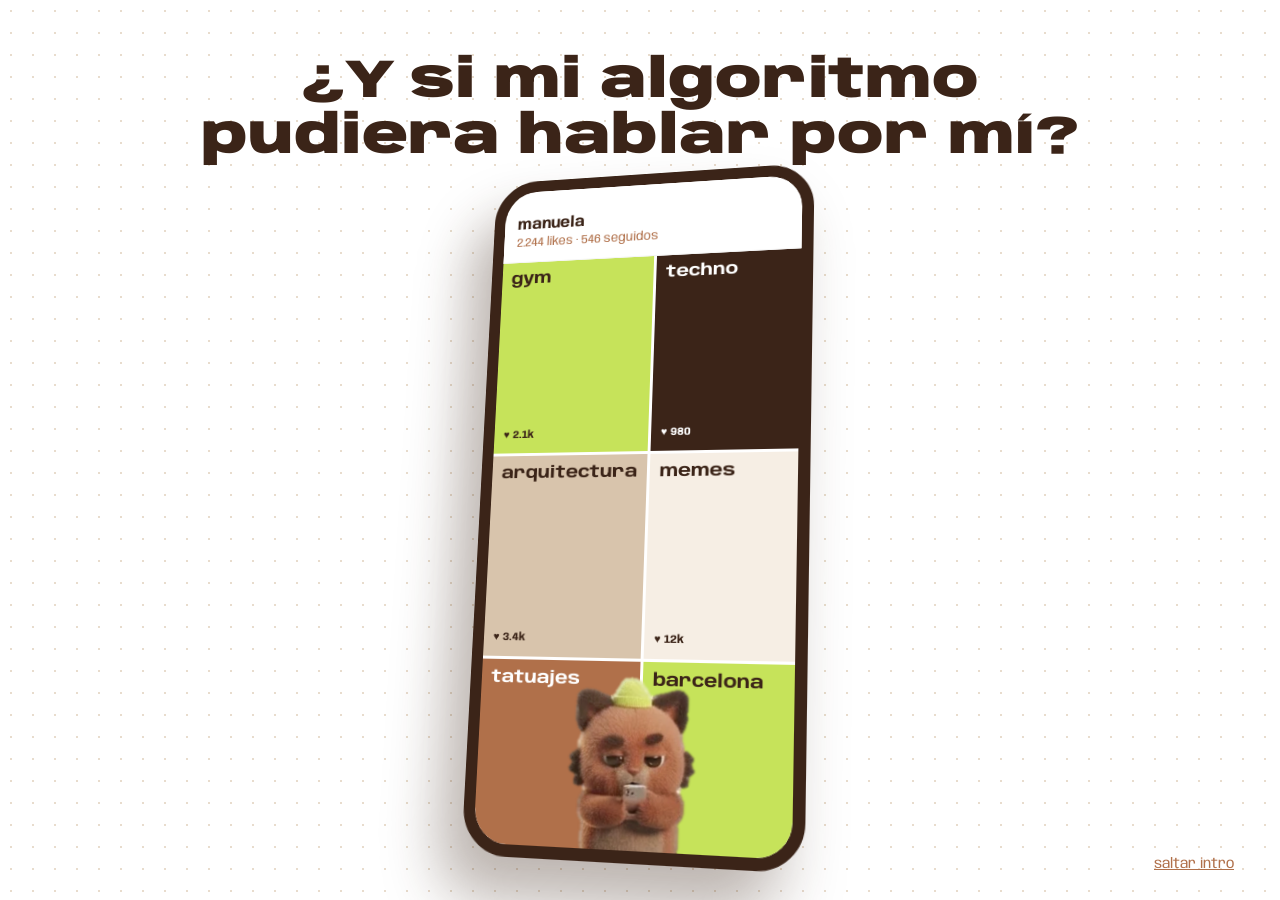
<file: index.html>
<!DOCTYPE html>
<html lang="es">
<head>
  <meta charset="UTF-8">
  <meta name="viewport" content="width=device-width, initial-scale=1">
  <title>Algo · ¿Y si mi algoritmo pudiera hablar por mí?</title>
  <meta name="description" content="Algo es mi algoritmo de Instagram hecho peluche. Se escapa del móvil, habla contigo y te enseña su habitación.">
  <link rel="preconnect" href="https://fonts.googleapis.com">
  <link rel="preconnect" href="https://fonts.gstatic.com" crossorigin>
  <link href="https://fonts.googleapis.com/css2?family=Anybody:wdth,wght@50..150,400..900&display=swap" rel="stylesheet">
  <link rel="stylesheet" href="style.css?v=6">
</head>
<body data-escena="entrada">

  <!-- Barra fija (aparece cuando Algo ya ha salido del móvil) -->
  <header class="barra">
    <a class="logo" href="#entrada">manuela<b>.</b><span>TadeoParrado</span></a>
    <nav>
      <a href="#hablar" data-ir="hablar">Habla con Algo</a>
      <a href="#habitacion" data-ir="habitacion">Visita a Algo</a>
      <a href="memoria.html">La investigación</a>
      <a href="https://github.com/manuelatadeoparrado/ejercicio1" target="_blank" rel="noopener">El proceso ↗</a>
    </nav>
  </header>

  <!-- =========================================================
       ESCENA 1 · ALGO SE ESCAPA DEL MÓVIL
       ========================================================= -->
  <section class="escena entrada" id="entrada">
    <p class="entrada-titulo">¿Y si mi algoritmo<br>pudiera hablar por mí?</p>

    <div class="movil-escenario">
      <div class="movil" id="movil">
        <div class="movil-pantalla">
          <div class="ig-cabecera"><b>manuela</b><span>2.244 likes · 546 seguidos</span></div>
          <div class="feed" id="feed"></div>
          <div class="grietas" id="grietas" aria-hidden="true">
            <svg viewBox="0 0 300 600" preserveAspectRatio="none"><path d="M150 300 L60 120 M150 300 L250 90 M150 300 L40 420 M150 300 L270 470 M150 300 L170 560 M150 300 L120 40 M95 210 L40 230 M210 190 L280 210 M100 360 L30 330 M205 390 L260 360"/></svg>
          </div>
        </div>
        <div class="algo-dentro" id="algo-dentro"><span class="cuerpo"><span class="sombra"></span><img src="img/pose-1.png" alt=""><span class="parpado izq"></span><span class="parpado der"></span><span class="brillo"></span></span></div>
      </div>
      <div class="algo-fuera" id="algo-fuera"><span class="cuerpo"><span class="sombra"></span><img src="img/pose-1.png" alt="Algo, un peluche marrón con gorrito verde lima"><span class="parpado izq"></span><span class="parpado der"></span><span class="brillo"></span></span></div>
      <p class="globo" id="globo-entrada" hidden></p>
    </div>

    <div class="puertas" id="puertas" hidden>
      <p class="puertas-intro">Soy Algo, el algoritmo de Instagram de Manuela. ¿Qué hacemos?</p>
      <div class="puertas-botones">
        <a class="puerta puerta-lima" href="#hablar" data-ir="hablar"><span>01</span>Habla con Algo<small>pregúntale lo que quieras</small></a>
        <a class="puerta" href="#habitacion" data-ir="habitacion"><span>02</span>Visita a Algo<small>entra en su habitación</small></a>
      </div>
    </div>

    <button class="saltar" id="saltar" type="button">saltar intro</button>
  </section>

  <!-- =========================================================
       ESCENA 2 · HABLA CON ALGO (solo tú y él)
       ========================================================= -->
  <section class="escena hablar" id="hablar">

    <!-- Lo que Algo cree que eres (cinta de arriba) -->
    <div class="cinta" id="cinta" hidden><span>Algo cree que eres:</span><b id="cinta-texto"></b></div>

    <div class="hablar-algo" id="hablar-algo">
      <span class="cuerpo"><span class="sombra"></span><img id="algo-hablar" src="img/pose-1.png" alt="Algo"><span class="parpado izq"></span><span class="parpado der"></span><span class="brillo"></span></span>
    </div>

    <div class="conversacion" id="conversacion" aria-live="polite">
      <p class="pregunta-grande" id="pregunta-grande"></p>
      <p class="respuesta-grande" id="respuesta-grande"></p>
      <div class="voces" id="voces"></div>
    </div>

    <!-- Consentimiento: ¿aceptas que Algo aprenda de ti? -->
    <div class="permiso" id="permiso">
      <p class="permiso-titulo">Antes de hablar: ¿aceptas que Algo aprenda de ti?</p>
      <p>Se va a fijar en lo que preguntas para sacar conclusiones sobre ti, como hace Instagram. No se guarda ni se envía nada: todo se queda en tu navegador y se borra al cerrar.</p>
      <div class="permiso-botones">
        <button type="button" class="boton" data-permiso="si">Sí, que aprenda</button>
        <button type="button" class="boton boton-borde" data-permiso="no">No, solo hablar</button>
      </div>
    </div>

    <div class="preguntar" id="preguntar" hidden>
      <div class="rapidas" id="rapidas"></div>
      <form class="escribir" id="form">
        <label class="oculto" for="entrada-texto">Pregúntale algo a Algo</label>
        <input id="entrada-texto" type="text" placeholder="pregúntale lo que quieras…" autocomplete="off" maxlength="100">
        <button type="submit">→</button>
      </form>
    </div>

    <!-- Resultado: lo que Algo cree que eres + ¿es real? -->
    <!-- Test sobre el visitante: ahora Algo te pregunta a ti -->
    <div class="test" id="test" hidden>
      <p class="etiqueta">Ahora te toca a ti</p>
      <p class="test-pregunta" id="test-pregunta"></p>
      <div class="test-opciones" id="test-opciones"></div>
      <p class="test-paso" id="test-paso"></p>
    </div>

    <div class="resultado" id="resultado" hidden>
      <p class="etiqueta">Algo ha terminado de aprender de ti</p>
      <h2 id="resultado-frase"></h2>
      <p>¿Es real? Márcalo tú.</p>
      <ul class="grafica" id="grafica"></ul>
      <div class="resultado-pie">
        <p class="pista-cuaderno">Algo lo ha apuntado todo sobre ti en su cuaderno. <b>Lo ha escondido en su habitación. Encuéntralo.</b></p>
        <a class="boton" href="#habitacion" data-ir="habitacion">Visitar a Algo →</a>
      </div>
    </div>

    <!-- Si no dejó que Algo aprenda -->
    <div class="resultado" id="resultado-no" hidden>
      <p class="etiqueta">Fin de la conversación</p>
      <h2>Algo ya no tiene más que decir. Lo que sabe de mí cabe en 2.244 likes.</h2>
      <div class="resultado-pie">
        <p class="pista-cuaderno">Aún puedes visitar su habitación y ver lo que Instagram no ve.</p>
        <a class="boton" href="#habitacion" data-ir="habitacion">Visitar a Algo →</a>
      </div>
    </div>
  </section>

  <!-- =========================================================
       ESCENA 3 · LA HABITACIÓN DE ALGO
       ========================================================= -->
  <section class="escena habitacion" id="habitacion">
    <div class="habitacion-cabecera">
      <div>
        <p class="etiqueta">La habitación de Algo</p>
        <p class="habitacion-ayuda">Toca las cosas. Algo irá a verlas y te contará qué son.</p>
      </div>
      <button class="interruptor" id="interruptor" type="button" aria-pressed="false">
        <span class="interruptor-algoritmo">modo algoritmo</span>
        <span class="interruptor-bola"></span>
        <span class="interruptor-real">modo real</span>
      </button>
    </div>

    <div class="cuarto" id="cuarto">
      <img class="cuarto-img img-algoritmo" id="img-algoritmo" src="img/habitacion-algoritmo.png" alt="" hidden>
      <img class="cuarto-img img-real" id="img-real" src="img/habitacion-real.png" alt="" hidden>
      <div class="cuarto-dibujo" id="cuarto-dibujo" aria-hidden="true"><div class="pared-i"></div><div class="pared-d"></div><div class="suelo"></div></div>
      <div class="objetos" id="objetos"></div>
      <div class="algo-cuarto" id="algo-cuarto"><span class="cuerpo"><span class="sombra"></span><img src="img/pose-1.png" alt="Algo"><span class="parpado izq"></span><span class="parpado der"></span><span class="brillo"></span></span></div>
      <p class="globo globo-cuarto" id="globo-cuarto" hidden></p>
    </div>

    <p class="voz-real" id="voz-real" hidden></p>
  </section>

  <!-- El cuaderno de apuntes de Algo -->
  <div class="cuaderno" id="cuaderno" hidden>
    <div class="cuaderno-hoja">
      <button class="cerrar" id="cerrar-cuaderno" type="button" aria-label="Cerrar el cuaderno">×</button>
      <p class="etiqueta">Cuaderno de apuntes de Algo</p>
      <div id="cuaderno-contenido"></div>
      <hr>
      <p class="cuaderno-manuela">Y de Manuela, lo que apunté con 2.244 likes: gym, techno, arquitectura, compradora activa, viajera frecuente, no le gustan los perros.</p>
      <p class="cuaderno-final">Ni mi algoritmo ni yo sabemos del todo quién soy.<br><b>¿Y el tuyo, qué dice de ti?</b></p>
      <div class="cuaderno-botones">
        <a class="boton" href="#hablar" data-ir="hablar" data-reiniciar="1">Volver a hablar con Algo</a>
        <a class="boton boton-borde" href="memoria.html">Ver la investigación</a>
      </div>
    </div>
  </div>

  <script src="respuestas.js?v=6"></script>
  <script src="script.js?v=6"></script>
</body>
</html>
</file>
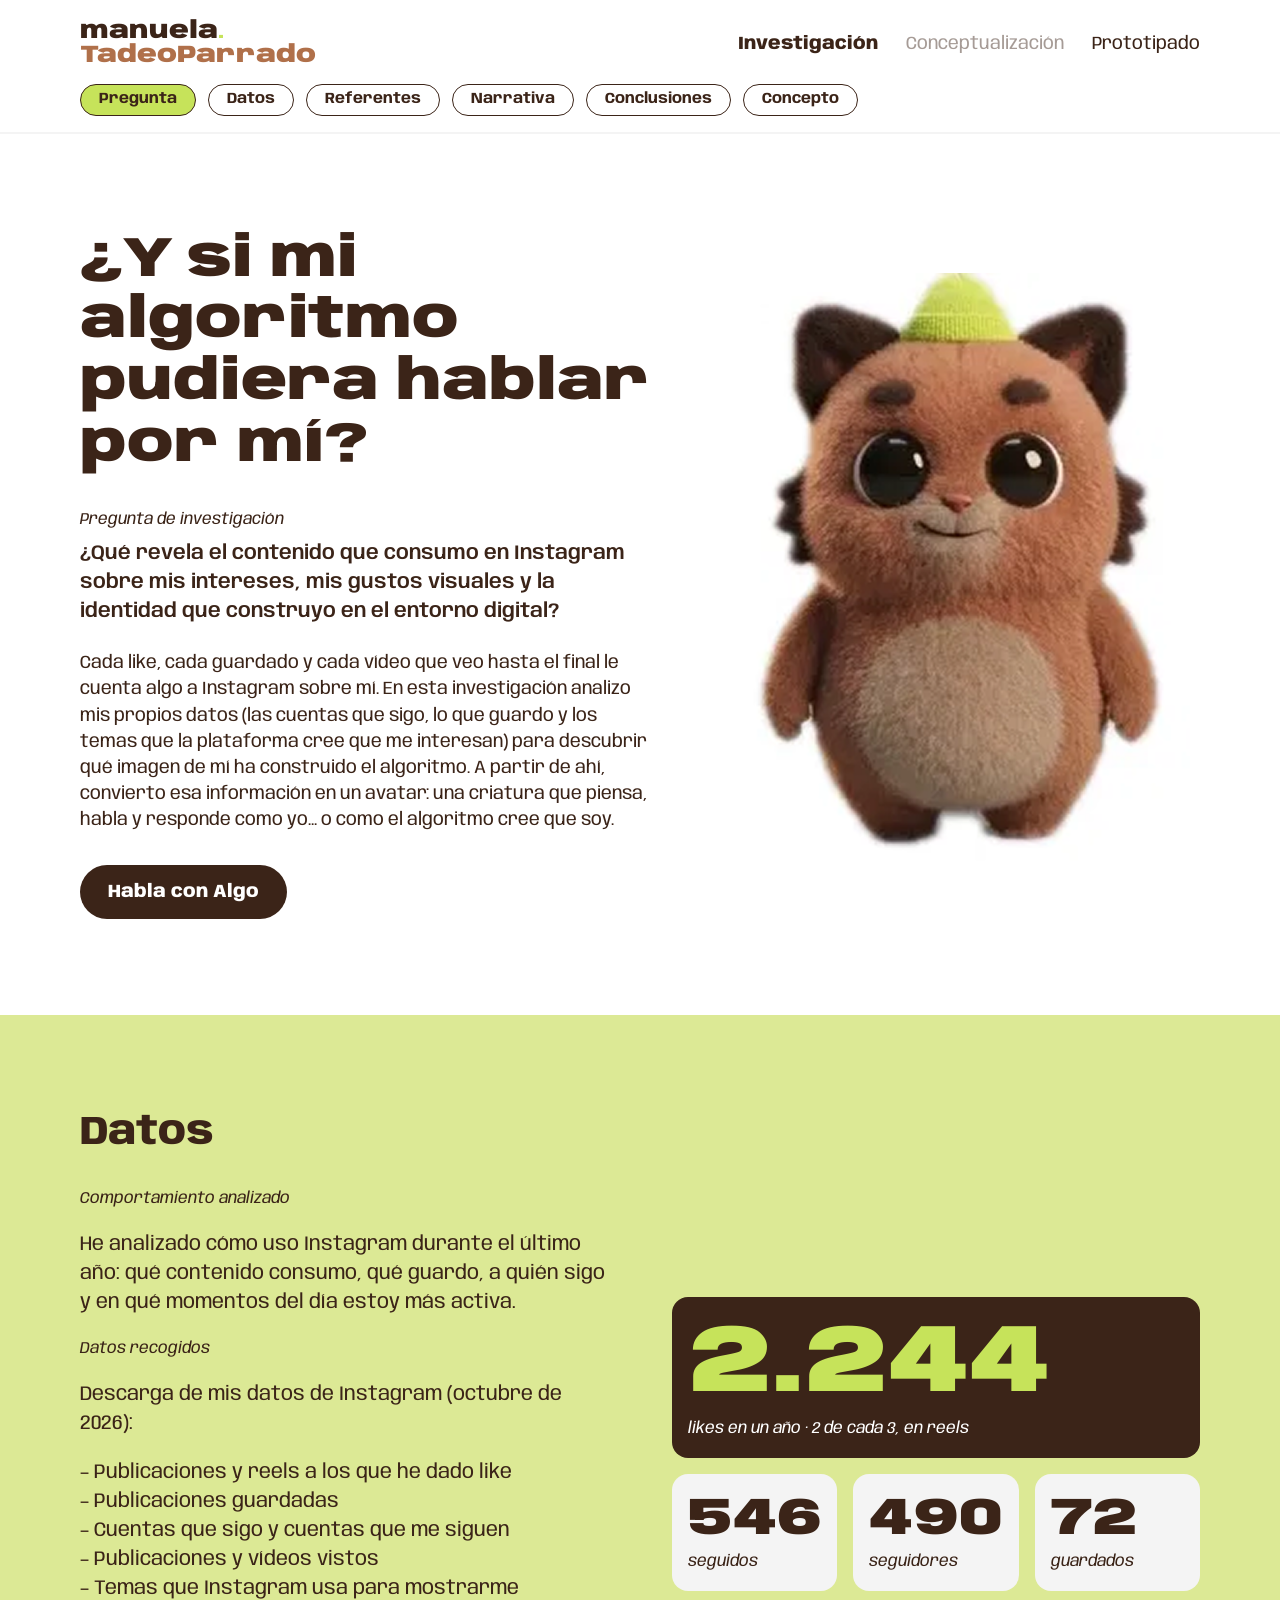
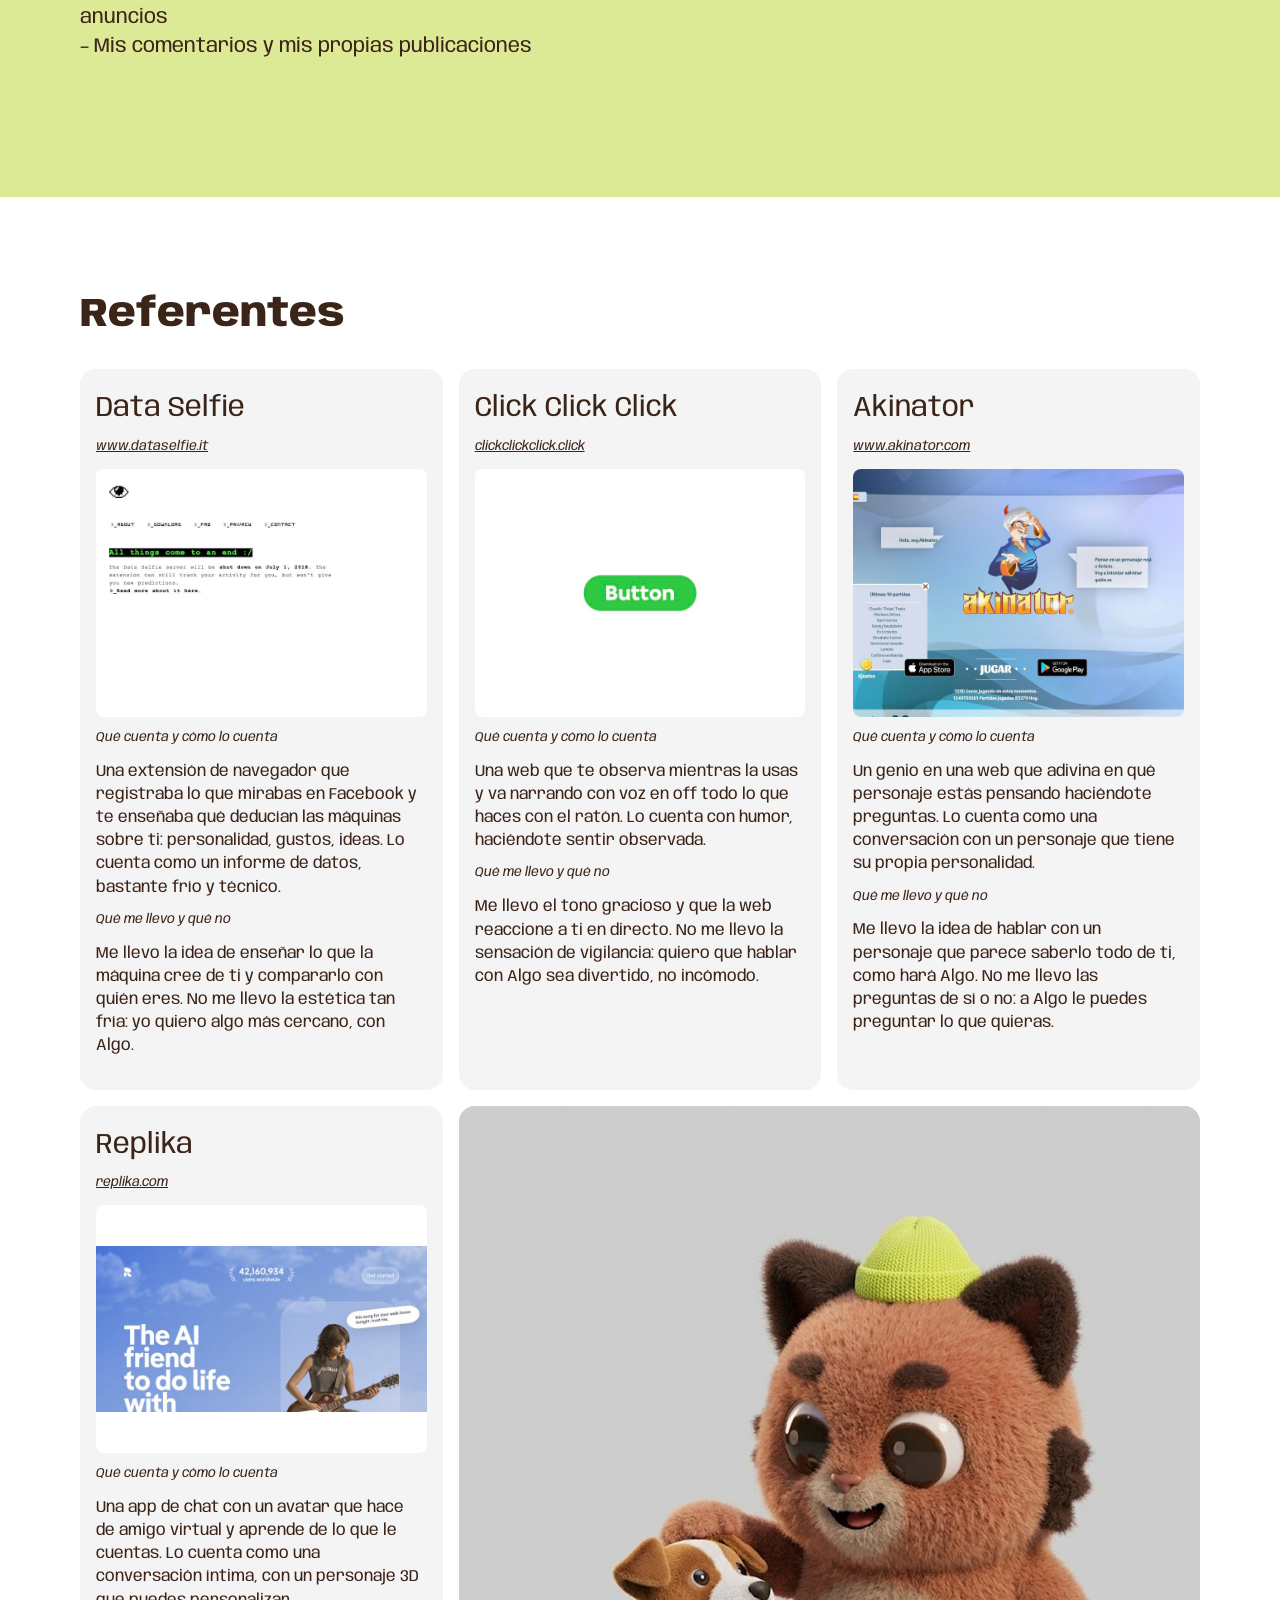
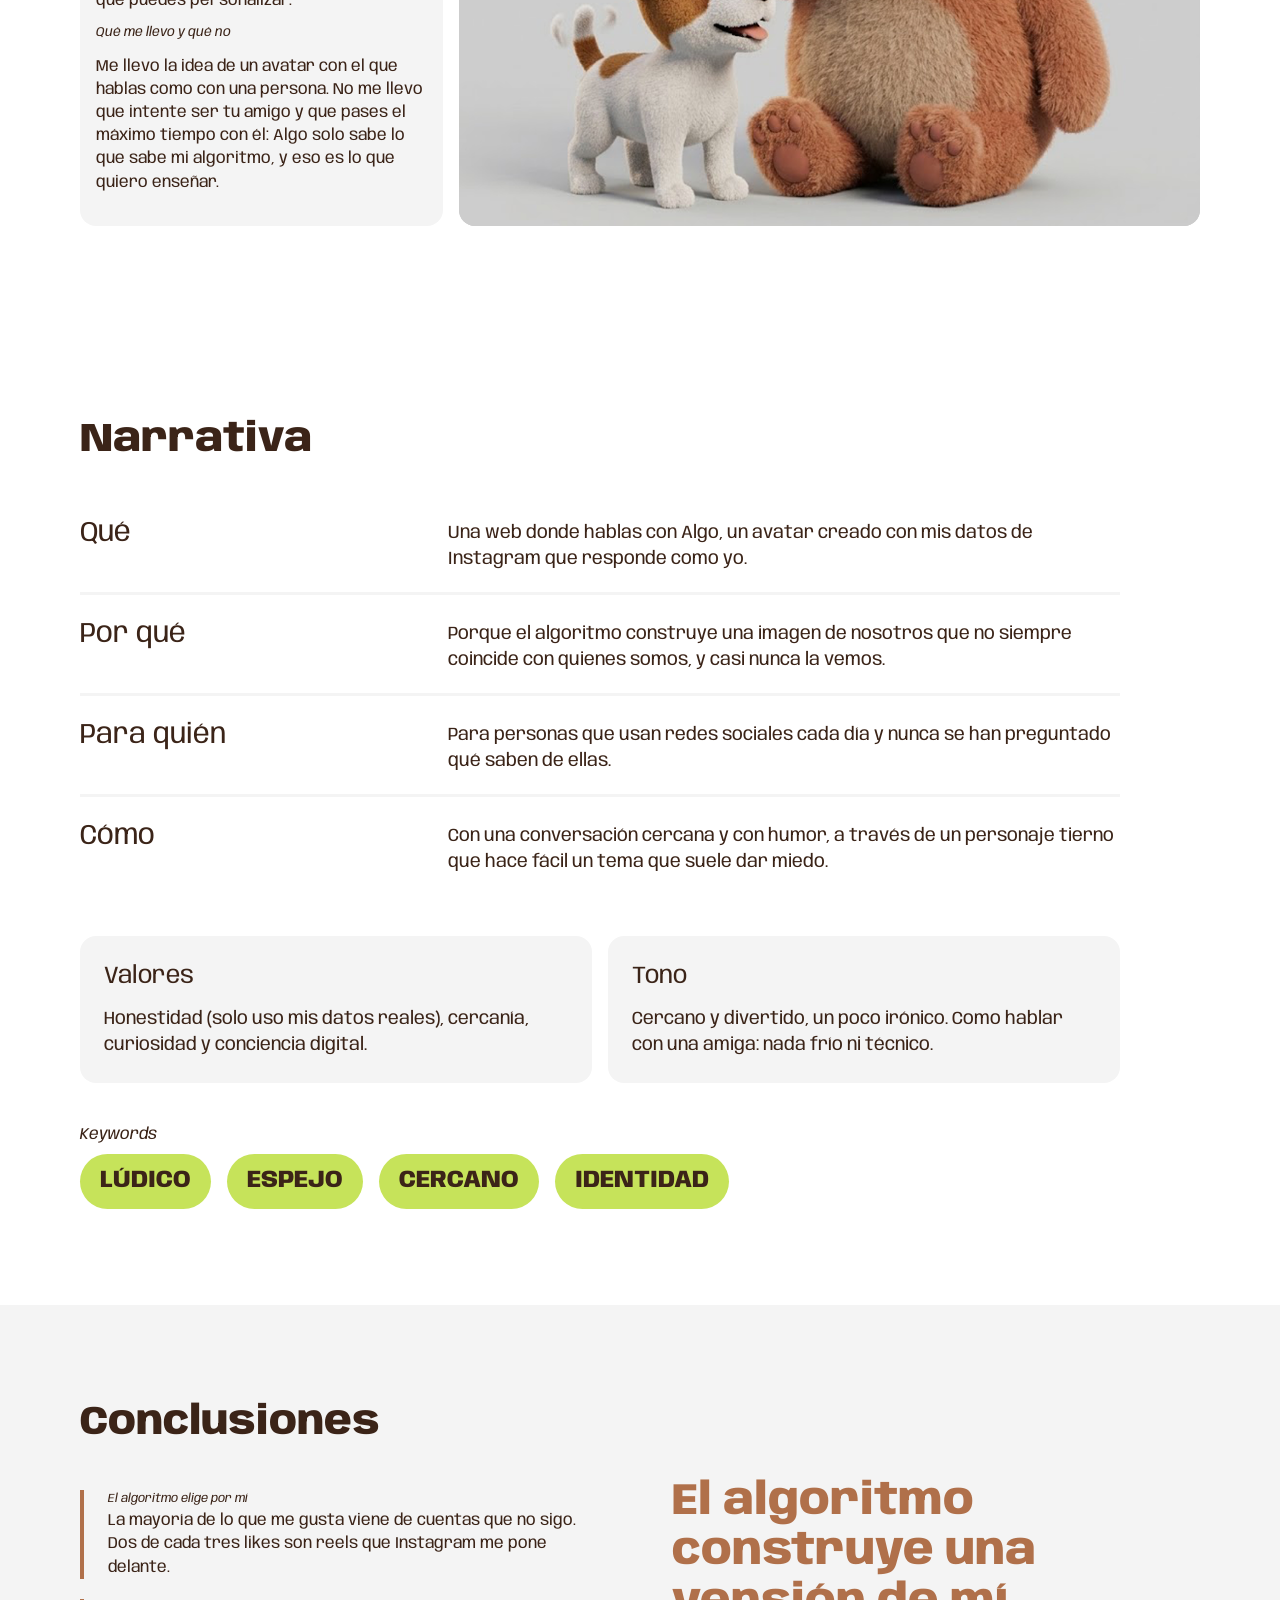
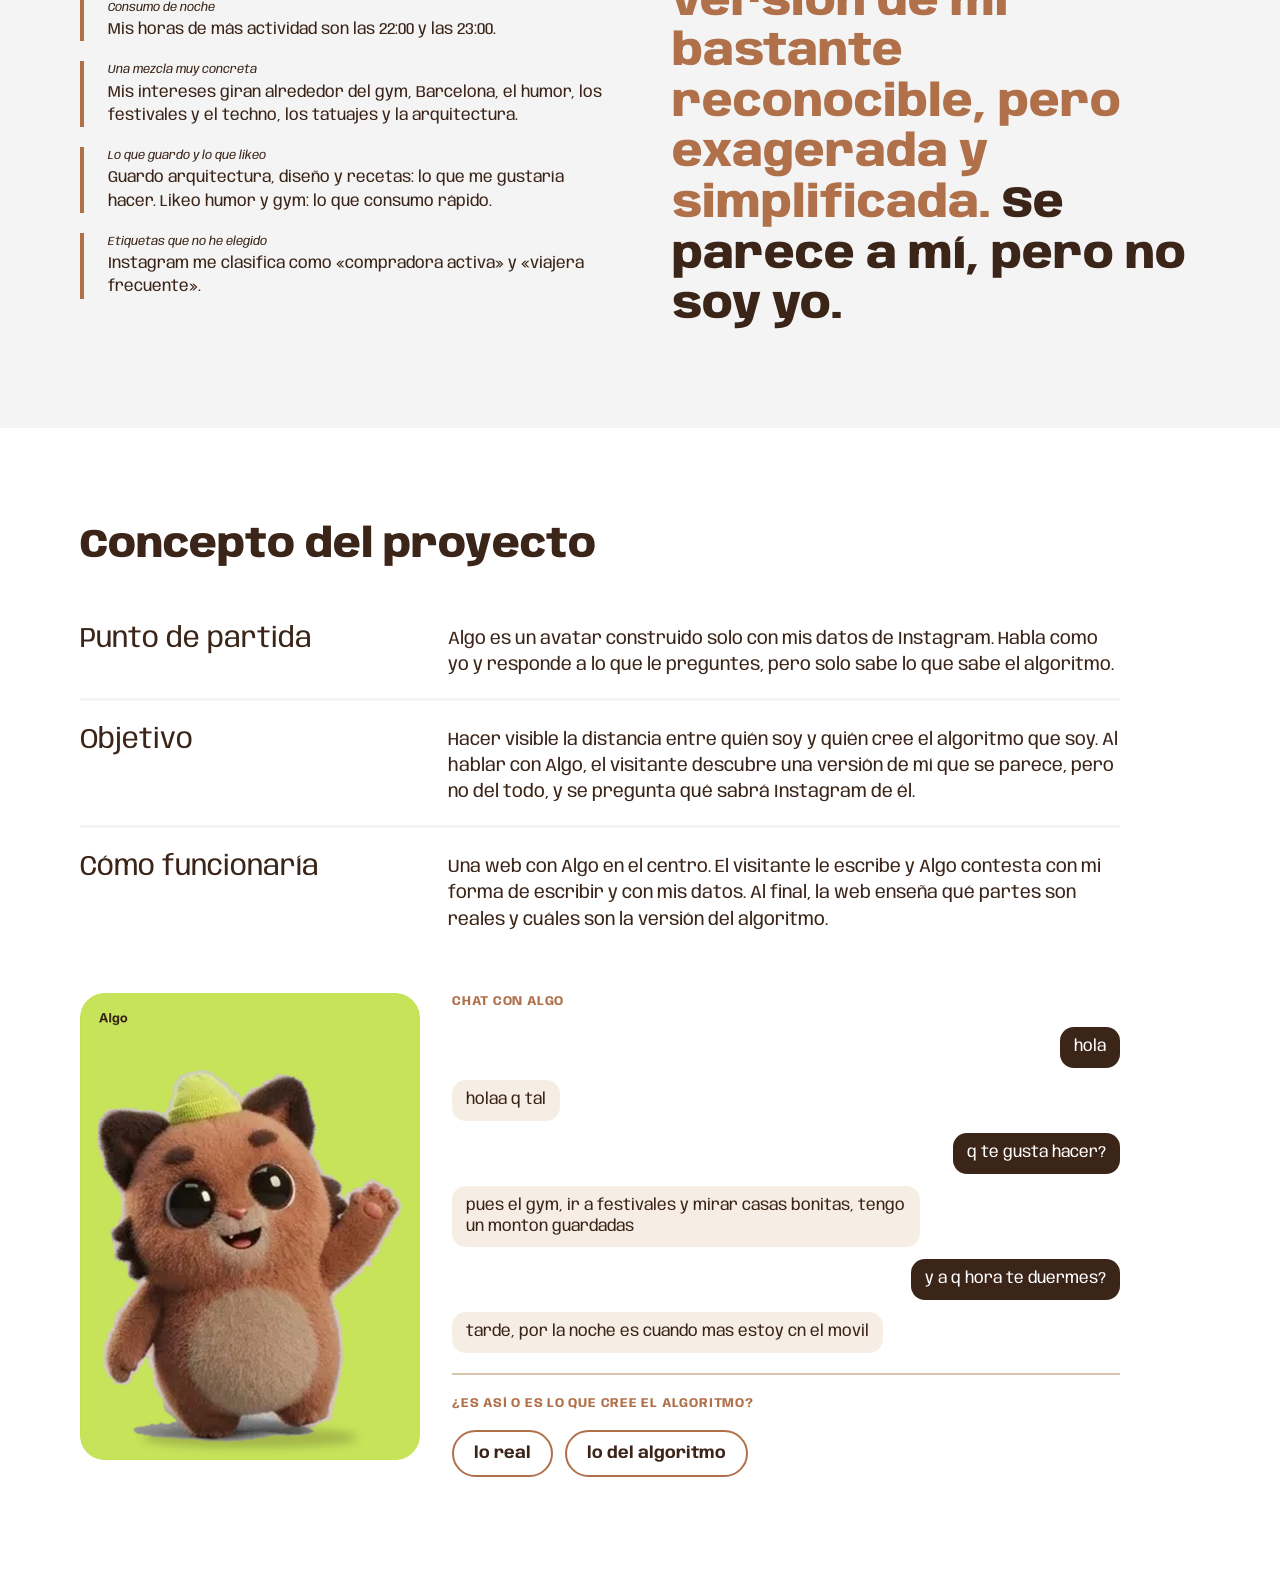
<file: memoria.html>
<!DOCTYPE html>
<html lang="es">
<head>
  <meta charset="UTF-8">
  <meta name="viewport" content="width=device-width, initial-scale=1">
  <title>La investigación · ¿Y si mi algoritmo pudiera hablar por mí?</title>
  <link rel="preconnect" href="https://fonts.googleapis.com">
  <link rel="preconnect" href="https://fonts.gstatic.com" crossorigin>
  <link href="https://fonts.googleapis.com/css2?family=Anybody:wdth,wght@50..150,400..900&display=swap" rel="stylesheet">
  <link rel="stylesheet" href="memoria.css">
</head>
<body id="arriba">

  <!-- MENÚ FIJO -->
  <header class="menu">
    <div class="menu-arriba">
      <a class="logo" href="#arriba" aria-label="Ir al inicio">manuela<b>.</b><span>TadeoParrado</span></a>
      <nav class="menu-secciones" aria-label="Partes del proyecto">
        <a class="activa" href="#home">Investigación</a>
        <span class="pronto" title="Próximamente">Conceptualización</span>
        <a href="index.html">Prototipado</a>
      </nav>
    </div>
    <nav class="pildoras" aria-label="Apartados de la investigación">
      <a href="#home" class="actual">Pregunta</a>
      <a href="#datos">Datos</a>
      <a href="#referentes">Referentes</a>
      <a href="#narrativa">Narrativa</a>
      <a href="#conclusiones">Conclusiones</a>
      <a href="#concepto">Concepto</a>
    </nav>
  </header>

  <!-- SCROLL 1 · HOME -->
  <section class="scroll home" id="home">
    <h1>¿Y si mi algoritmo pudiera hablar por mí?</h1>
    <div class="home-texto">
      <p class="etiqueta">Pregunta de investigación</p>
      <p class="pregunta">¿Qué revela el contenido que consumo en Instagram sobre mis intereses, mis gustos visuales y la identidad que construyo en el entorno digital?</p>
      <p class="intro">Cada like, cada guardado y cada vídeo que veo hasta el final le cuenta algo a Instagram sobre mí. En esta investigación analizo mis propios datos (las cuentas que sigo, lo que guardo y los temas que la plataforma cree que me interesan) para descubrir qué imagen de mí ha construido el algoritmo. A partir de ahí, convierto esa información en un avatar: una criatura que piensa, habla y responde como yo… o como el algoritmo cree que soy.</p>
      <a class="boton" href="#chat">Habla con Algo</a>
    </div>
    <img class="home-algo" src="img/algo-home.png" alt="Algo, un peluche marrón con gorrito verde lima">
  </section>

  <!-- SCROLL 2 · DATOS -->
  <section class="banda banda-lima" id="datos">
    <div class="scroll datos">
      <h2>Datos</h2>
      <div class="datos-texto">
        <p class="etiqueta">Comportamiento analizado</p>
        <p>He analizado cómo uso Instagram durante el último año: qué contenido consumo, qué guardo, a quién sigo y en qué momentos del día estoy más activa.</p>
        <p class="etiqueta">Datos recogidos</p>
        <p>Descarga de mis datos de Instagram (octubre de 2026):</p>
        <ul>
          <li>Publicaciones y reels a los que he dado like</li>
          <li>Publicaciones guardadas</li>
          <li>Cuentas que sigo y cuentas que me siguen</li>
          <li>Publicaciones y vídeos vistos</li>
          <li>Temas que Instagram usa para mostrarme anuncios</li>
          <li>Mis comentarios y mis propias publicaciones</li>
        </ul>
      </div>
      <div class="cifras">
        <div class="cifra cifra-grande"><strong>2.244</strong><span>likes en un año · 2 de cada 3, en reels</span></div>
        <div class="cifra"><strong>546</strong><span>seguidos</span></div>
        <div class="cifra"><strong>490</strong><span>seguidores</span></div>
        <div class="cifra"><strong>72</strong><span>guardados</span></div>
      </div>
    </div>
  </section>

  <!-- SCROLL 3 · REFERENTES -->
  <section class="scroll referentes" id="referentes">
    <h2>Referentes</h2>
    <div class="refs">
        <article class="ref">
          <h3>Data Selfie</h3>
          <a href="https://dataselfie.it" target="_blank" rel="noopener">www.dataselfie.it</a>
          <img src="img/ref-dataselfie.jpg" alt="Captura de la web de Data Selfie">
          <p class="etiqueta">Qué cuenta y cómo lo cuenta</p>
          <p>Una extensión de navegador que registraba lo que mirabas en Facebook y te enseñaba qué deducían las máquinas sobre ti: personalidad, gustos, ideas. Lo cuenta como un informe de datos, bastante frío y técnico.</p>
          <p class="etiqueta">Qué me llevo y qué no</p>
          <p>Me llevo la idea de enseñar lo que la máquina cree de ti y compararlo con quién eres. No me llevo la estética tan fría: yo quiero algo más cercano, con Algo.</p>
        </article>
        <article class="ref">
          <h3>Click Click Click</h3>
          <a href="https://clickclickclick.click" target="_blank" rel="noopener">clickclickclick.click</a>
          <img src="img/ref-clickclickclick.jpg" alt="Captura de la web de Click Click Click">
          <p class="etiqueta">Qué cuenta y cómo lo cuenta</p>
          <p>Una web que te observa mientras la usas y va narrando con voz en off todo lo que haces con el ratón. Lo cuenta con humor, haciéndote sentir observada.</p>
          <p class="etiqueta">Qué me llevo y qué no</p>
          <p>Me llevo el tono gracioso y que la web reaccione a ti en directo. No me llevo la sensación de vigilancia: quiero que hablar con Algo sea divertido, no incómodo.</p>
        </article>
        <article class="ref">
          <h3>Akinator</h3>
          <a href="https://es.akinator.com" target="_blank" rel="noopener">www.akinator.com</a>
          <img src="img/ref-akinator.jpg" alt="Captura de la web de Akinator">
          <p class="etiqueta">Qué cuenta y cómo lo cuenta</p>
          <p>Un genio en una web que adivina en qué personaje estás pensando haciéndote preguntas. Lo cuenta como una conversación con un personaje que tiene su propia personalidad.</p>
          <p class="etiqueta">Qué me llevo y qué no</p>
          <p>Me llevo la idea de hablar con un personaje que parece saberlo todo de ti, como hará Algo. No me llevo las preguntas de sí o no: a Algo le puedes preguntar lo que quieras.</p>
        </article>
        <article class="ref">
          <h3>Replika</h3>
          <a href="https://replika.com" target="_blank" rel="noopener">replika.com</a>
          <img class="izq" src="img/ref-replika.jpg" alt="Captura de la web de Replika">
          <p class="etiqueta">Qué cuenta y cómo lo cuenta</p>
          <p>Una app de chat con un avatar que hace de amigo virtual y aprende de lo que le cuentas. Lo cuenta como una conversación íntima, con un personaje 3D que puedes personalizar.</p>
          <p class="etiqueta">Qué me llevo y qué no</p>
          <p>Me llevo la idea de un avatar con el que hablas como con una persona. No me llevo que intente ser tu amigo y que pases el máximo tiempo con él: Algo solo sabe lo que sabe mi algoritmo, y eso es lo que quiero enseñar.</p>
        </article>
      <div class="refs-algo"><img src="img/algo-perro.png" alt="Algo sentado con un Jack Russell"></div>
    </div>
  </section>

  <!-- SCROLL 4 · NARRATIVA -->
  <section class="scroll narrativa" id="narrativa">
    <h2>Narrativa</h2>
    <div class="tabla">
      <div class="fila"><h3>Qué</h3><p>Una web donde hablas con Algo, un avatar creado con mis datos de Instagram que responde como yo.</p></div>
      <div class="fila"><h3>Por qué</h3><p>Porque el algoritmo construye una imagen de nosotros que no siempre coincide con quienes somos, y casi nunca la vemos.</p></div>
      <div class="fila"><h3>Para quién</h3><p>Para personas que usan redes sociales cada día y nunca se han preguntado qué saben de ellas.</p></div>
      <div class="fila"><h3>Cómo</h3><p>Con una conversación cercana y con humor, a través de un personaje tierno que hace fácil un tema que suele dar miedo.</p></div>
    </div>
    <div class="cajas">
      <div class="caja"><h3>Valores</h3><p>Honestidad (solo uso mis datos reales), cercanía, curiosidad y conciencia digital.</p></div>
      <div class="caja"><h3>Tono</h3><p>Cercano y divertido, un poco irónico. Como hablar con una amiga: nada frío ni técnico.</p></div>
    </div>
    <p class="etiqueta">Keywords</p>
    <ul class="keywords">
      <li>Lúdico</li><li>Espejo</li><li>Cercano</li><li>Identidad</li>
    </ul>
  </section>

  <!-- SCROLL 5 · CONCLUSIONES -->
  <section class="banda banda-gris" id="conclusiones">
    <div class="scroll conclusiones">
      <h2>Conclusiones</h2>
      <ul class="lista-conclusiones">
        <li><p class="etiqueta">El algoritmo elige por mí</p><p>La mayoría de lo que me gusta viene de cuentas que no sigo. Dos de cada tres likes son reels que Instagram me pone delante.</p></li>
        <li><p class="etiqueta">Consumo de noche</p><p>Mis horas de más actividad son las 22:00 y las 23:00.</p></li>
        <li><p class="etiqueta">Una mezcla muy concreta</p><p>Mis intereses giran alrededor del gym, Barcelona, el humor, los festivales y el techno, los tatuajes y la arquitectura.</p></li>
        <li><p class="etiqueta">Lo que guardo y lo que likeo</p><p>Guardo arquitectura, diseño y recetas: lo que me gustaría hacer. Likeo humor y gym: lo que consumo rápido.</p></li>
        <li><p class="etiqueta">Etiquetas que no he elegido</p><p>Instagram me clasifica como «compradora activa» y «viajera frecuente».</p></li>
      </ul>
      <p class="frase-final">El algoritmo construye una versión de mí bastante reconocible, pero exagerada y simplificada. <em>Se parece a mí, pero no soy yo.</em></p>
    </div>
  </section>

  <!-- SCROLL 6 · CONCEPTO -->
  <section class="scroll concepto" id="concepto">
    <h2>Concepto del proyecto</h2>
    <div class="tabla">
      <div class="fila"><h3>Punto de partida</h3><p>Algo es un avatar construido solo con mis datos de Instagram. Habla como yo y responde a lo que le preguntes, pero solo sabe lo que sabe el algoritmo.</p></div>
      <div class="fila"><h3>Objetivo</h3><p>Hacer visible la distancia entre quién soy y quién cree el algoritmo que soy. Al hablar con Algo, el visitante descubre una versión de mí que se parece, pero no del todo, y se pregunta qué sabrá Instagram de él.</p></div>
      <div class="fila"><h3>Cómo funcionaría</h3><p>Una web con Algo en el centro. El visitante le escribe y Algo contesta con mi forma de escribir y con mis datos. Al final, la web enseña qué partes son reales y cuáles son la versión del algoritmo.</p></div>
    </div>
    <div class="chat-bloque" id="chat">
      <img class="chat-algo" src="img/algo-saludo.png" alt="Algo saludando con la mano">
      <div class="chat">
        <p class="chat-titulo">Chat con Algo</p>
        <div class="mensajes">
          <p class="msg yo">hola</p>
          <p class="msg algo">holaa q tal</p>
          <p class="msg yo">q te gusta hacer?</p>
          <p class="msg algo">pues el gym, ir a festivales y mirar casas bonitas, tengo un monton guardadas</p>
          <p class="msg yo">y a q hora te duermes?</p>
          <p class="msg algo">tarde, por la noche es cuando mas estoy cn el movil</p>
        </div>
        <p class="chat-titulo">¿Es así o es lo que cree el algoritmo?</p>
        <div class="votos">
          <button class="voto" type="button" aria-pressed="false">lo real</button>
          <button class="voto" type="button" aria-pressed="false">lo del algoritmo</button>
        </div>
        <p class="voto-nota" hidden></p>
      </div>
    </div>
  </section>

  <script src="memoria.js"></script>
</body>
</html>
</file>
<file: style.css>
/* =============================================================
   ALGO · la web final
   Colores y tipografía: STYLE-TILE.png (manda sobre todo lo demás)
   ============================================================= */
:root {
  --fondo: #FFFFFF;
  --texto: #3B2418;
  --acento: #C6E35A;
  --secundario: #B0704A;
  --apoyo: #D8C4AC;
  --crema: #F6EEE4;
  --gris: #F4F4F4;
  --margen: 40px;
}
* { box-sizing: border-box; }
html, body { margin: 0; }
body {
  background: var(--fondo);
  color: var(--texto);
  font-family: "Anybody", sans-serif;
  font-size: 18px;
  line-height: 1.4;
  overflow-x: hidden;
}
img { display: block; max-width: 100%; }
.oculto { position: absolute; width: 1px; height: 1px; overflow: hidden; clip: rect(0 0 0 0); }
.etiqueta { margin: 0 0 8px; font-size: 13px; font-weight: 700; letter-spacing: .12em; text-transform: uppercase; color: var(--secundario); }
[hidden] { display: none !important; }

/* ---------- escenas: solo se ve una ---------- */
.escena { display: none; min-height: 100vh; position: relative; }
body[data-escena="entrada"] #entrada,
body[data-escena="hablar"] #hablar,
body[data-escena="habitacion"] #habitacion { display: block; animation: aparecer .5s ease; }
@keyframes aparecer { from { opacity: 0; } }

/* ---------- barra ---------- */
.barra {
  position: fixed; top: 0; left: 0; right: 0; z-index: 40;
  display: flex; justify-content: space-between; align-items: center;
  padding: 14px var(--margen);
  background: rgba(255,255,255,.55);
  -webkit-backdrop-filter: blur(14px); backdrop-filter: blur(14px);
  transform: translateY(-110%); transition: transform .5s;
}
body.fuera .barra { transform: none; }
.logo { color: var(--texto); text-decoration: none; font-size: 20px; font-weight: 900; font-stretch: 115%; line-height: 1; }
.logo b { color: var(--acento); }
.logo span { display: block; color: var(--secundario); }
.barra nav { display: flex; gap: 22px; font-size: 15px; }
.barra nav a { color: var(--texto); text-decoration: none; font-weight: 600; }
.barra nav a:hover, .barra nav a.activa { text-decoration: underline; text-decoration-color: var(--acento); text-decoration-thickness: 5px; text-underline-offset: 6px; }

/* ---------- botones ---------- */
.boton {
  display: inline-block; padding: 14px 26px;
  border: 2px solid var(--texto); border-radius: 999px;
  background: var(--texto); color: var(--fondo);
  font: inherit; font-size: 17px; font-weight: 800; text-decoration: none; cursor: pointer;
  transition: transform .15s, box-shadow .15s;
}
.boton:hover { transform: translate(-2px, -2px); box-shadow: 4px 4px 0 var(--acento); }
.boton-borde { background: transparent; color: var(--texto); }

/* =============================================================
   ESCENA 1 · ALGO SE ESCAPA DEL MÓVIL
   ============================================================= */
.entrada {
  display: none;
  overflow: hidden;
  background:
    radial-gradient(circle at 50% 55%, #EEF5C8 0 18%, transparent 18.2%),
    radial-gradient(#E8DCCD 1.2px, transparent 1.2px) 0 0 / 22px 22px,
    var(--fondo);
}
body[data-escena="entrada"] #entrada { display: grid; place-items: center; }
.entrada-titulo {
  position: absolute; top: 6vh; left: 0; right: 0; z-index: 1;
  margin: 0; text-align: center;
  font-size: clamp(28px, 4.2vw, 64px); font-weight: 900; font-stretch: 120%; line-height: 1.05;
  transition: opacity .6s, transform .6s;
}
body.fuera .entrada-titulo { opacity: 0; transform: translateY(-30px); }

.movil-escenario { position: relative; width: min(340px, 70vw); aspect-ratio: 9 / 18.5; margin-top: 12vh; perspective: 1400px; }
.movil {
  position: absolute; inset: 0;
  border: 12px solid var(--texto); border-radius: 46px;
  background: var(--texto);
  overflow: hidden;
  transform: rotateX(10deg) rotateY(-14deg) rotateZ(2deg);
  box-shadow: -24px 40px 60px rgba(59,36,24,.35);
  transition: transform 1s cubic-bezier(.2,.8,.2,1), filter 1s, opacity 1s;
}
.movil.golpe { animation: golpe .35s; }
@keyframes golpe { 30% { transform: rotateX(10deg) rotateY(-14deg) rotateZ(2deg) translate(-4px, 3px); } 60% { transform: rotateX(10deg) rotateY(-14deg) rotateZ(2deg) translate(5px, -2px); } }
body.fuera .movil { transform: rotateX(25deg) rotateY(-24deg) rotateZ(6deg) translateZ(-260px) translateX(-40%); filter: blur(1.5px); opacity: .55; }
.movil-pantalla { position: absolute; inset: 0; border-radius: 34px; overflow: hidden; background: var(--fondo); }
.ig-cabecera { position: relative; z-index: 2; padding: 26px 14px 10px; background: var(--fondo); border-bottom: 1px solid var(--gris); font-size: 13px; }
.ig-cabecera b { display: block; font-size: 16px; }
.ig-cabecera span { color: var(--secundario); }
.feed { display: grid; grid-template-columns: 1fr 1fr; gap: 3px; animation: feed 14s linear infinite; }
@keyframes feed { to { transform: translateY(-50%); } }
.post { aspect-ratio: 4 / 5; display: flex; flex-direction: column; justify-content: space-between; padding: 10px; font-weight: 900; font-stretch: 115%; }
.post b { font-size: 17px; line-height: 1; }
.post small { font-size: 11px; font-weight: 700; font-stretch: 100%; }
.post.lima { background: var(--acento); }
.post.marron { background: var(--texto); color: var(--fondo); }
.post.beige { background: var(--apoyo); }
.post.crema { background: var(--crema); }
.post.caramelo { background: var(--secundario); color: var(--fondo); }
.algo-dentro { position: absolute; left: 50%; bottom: -6%; width: 78%; transform: translateX(-50%) translateY(30%); transition: transform .8s cubic-bezier(.3,1.5,.5,1); }
.algo-dentro.asoma { transform: translateX(-50%) translateY(0); }
.algo-dentro.empuja { animation: empuja .3s 3; }
@keyframes empuja { 50% { transform: translateX(-50%) translateY(-4%) scale(1.06); } }
.grietas { position: absolute; inset: 0; z-index: 3; pointer-events: none; opacity: 0; transition: opacity .2s; }
.grietas svg { width: 100%; height: 100%; }
.grietas path { fill: none; stroke: rgba(59,36,24,.85); stroke-width: 2.2; stroke-dasharray: 600; stroke-dashoffset: 600; }
.grietas.rotas { opacity: 1; }
.grietas.rotas path { animation: grieta .5s forwards; }
@keyframes grieta { to { stroke-dashoffset: 0; } }
.algo-fuera {
  position: absolute; left: 50%; bottom: -8%; z-index: 5;
  width: 120%;
  transform: translateX(-50%) scale(.45); transform-origin: 50% 100%;
  opacity: 0; pointer-events: none;
}
.algo-fuera.sale { animation: sale 1.1s cubic-bezier(.2,1.4,.4,1) forwards; pointer-events: auto; cursor: pointer; }
@keyframes sale {
  0% { opacity: 1; transform: translateX(-50%) scale(.45) translateY(10%); }
  55% { opacity: 1; transform: translateX(-50%) scale(1.25) translateY(-18%); }
  100% { opacity: 1; transform: translateX(-50%) scale(1.05) translateY(0); }
}

@keyframes respira { 50% { transform: translateY(-6px) scaleY(1.02); } }

.globo {
  position: absolute; z-index: 6; margin: 0;
  max-width: 280px; padding: 14px 18px;
  background: var(--fondo); border: 2px solid var(--texto); border-radius: 22px;
  box-shadow: 5px 5px 0 var(--texto);
  font-size: 18px; font-weight: 700; line-height: 1.3;
  animation: pop .35s cubic-bezier(.3,1.6,.5,1);
}
@keyframes pop { from { transform: scale(.4); opacity: 0; } }
#globo-entrada { right: -78%; top: 6%; border-bottom-left-radius: 4px; }

.puertas {
  position: absolute; left: 0; right: 0; bottom: 5vh; z-index: 7;
  display: flex; flex-direction: column; align-items: center; gap: 14px;
  padding: 0 var(--margen);
  animation: subir .6s cubic-bezier(.2,1.2,.4,1);
}
@keyframes subir { from { opacity: 0; transform: translateY(40px); } }
.puertas-intro { margin: 0; font-weight: 700; text-align: center; }
.puertas-botones { display: flex; gap: 16px; flex-wrap: wrap; justify-content: center; }
.puerta {
  display: flex; flex-direction: column;
  min-width: 260px; padding: 16px 24px;
  border: 2px solid var(--texto); border-radius: 22px;
  background: var(--fondo); color: var(--texto);
  box-shadow: 6px 6px 0 var(--texto);
  text-decoration: none; font-size: 26px; font-weight: 900; font-stretch: 115%; line-height: 1.1;
  transition: transform .15s, box-shadow .15s;
}
.puerta:hover { transform: translate(-3px, -3px) rotate(-1deg); box-shadow: 9px 9px 0 var(--texto); }
.puerta span { font-size: 12px; letter-spacing: .12em; color: var(--secundario); }
.puerta small { margin-top: 4px; font-size: 14px; font-weight: 600; font-stretch: 100%; }
.puerta-lima { background: var(--acento); }
.saltar { position: absolute; right: var(--margen); bottom: 24px; z-index: 8; border: 0; background: none; color: var(--secundario); font: inherit; font-size: 14px; text-decoration: underline; cursor: pointer; }
body.fuera .saltar { display: none; }

/* =============================================================
   ESCENA 2 · HABLA CON ALGO
   ============================================================= */
.hablar {
  background: var(--crema);
  padding: 110px var(--margen) 40px;
  overflow: hidden;
}
body[data-escena="hablar"] #hablar { display: grid; grid-template-columns: minmax(0, .9fr) minmax(0, 1.3fr); grid-template-rows: auto 1fr auto; column-gap: 40px; }
.cinta {
  position: absolute; top: 78px; left: 0; right: 0;
  display: flex; gap: 12px; align-items: center; overflow: hidden; white-space: nowrap;
  padding: 8px var(--margen);
  background: var(--texto); color: var(--acento);
  font-size: 15px; font-weight: 700;
}
.cinta span { color: var(--apoyo); flex: none; }
.cinta b { display: inline-block; animation: cinta 18s linear infinite; }
@keyframes cinta { from { transform: translateX(30%); } to { transform: translateX(-100%); } }

.hablar-algo { grid-row: 1 / 4; align-self: end; perspective: 900px; }

@keyframes hablarA { to { transform: rotateY(var(--ry, 0deg)) rotateX(var(--rx, 0deg)) translateY(-10px) rotate(1.5deg); } }

.conversacion { grid-column: 2; align-self: center; min-height: 40vh; }
.pregunta-grande { margin: 0 0 12px; font-size: 22px; font-weight: 600; color: var(--secundario); }
.respuesta-grande { margin: 0 0 28px; font-size: clamp(34px, 4.6vw, 76px); font-weight: 900; font-stretch: 115%; line-height: 1.02; min-height: 1em; }
.respuesta-grande .cursor { display: inline-block; width: .5em; height: .08em; background: var(--texto); animation: parpadeo .6s infinite; vertical-align: baseline; }
@keyframes parpadeo { 50% { opacity: 0; } }
.voces { display: flex; flex-wrap: wrap; gap: 12px; }
.voz {
  padding: 12px 18px; border-radius: 18px;
  font-size: 20px; font-weight: 700; line-height: 1.25;
  animation: voz .55s cubic-bezier(.2,1.5,.4,1) backwards;
}
.voz b { display: block; font-size: 11px; letter-spacing: .12em; text-transform: uppercase; }
.voz-manuela { background: var(--texto); color: var(--fondo); transform: rotate(-2deg); font-size: 26px; }
.voz-manuela b { color: var(--acento); }
.voz-gente { background: var(--fondo); border: 2px solid var(--texto); transform: rotate(2deg); }
.voz-gente b { color: var(--secundario); }
.voz-nada { background: transparent; border: 2px dashed var(--secundario); color: var(--secundario); font-size: 16px; }
@keyframes voz { from { opacity: 0; transform: translateX(120px) rotate(12deg) scale(.6); } }

.permiso, .preguntar, .resultado { grid-column: 2; }
.permiso {
  align-self: center;
  max-width: 620px; padding: 32px;
  background: var(--fondo); border: 2px solid var(--texto); border-radius: 24px; box-shadow: 8px 8px 0 var(--texto);
}
.permiso-titulo { margin: 0 0 12px; font-size: 32px; font-weight: 900; font-stretch: 110%; line-height: 1.1; }
.permiso p { margin: 0 0 20px; }
.permiso-botones { display: flex; gap: 12px; flex-wrap: wrap; }
.preguntar { align-self: end; }
.rapidas { display: flex; flex-wrap: wrap; gap: 8px; margin-bottom: 14px; }
.rapidas button {
  padding: 8px 16px; border: 2px solid var(--texto); border-radius: 999px;
  background: var(--fondo); color: var(--texto);
  font: inherit; font-size: 15px; font-weight: 700; cursor: pointer;
}
.rapidas button:hover { background: var(--acento); }
.escribir { display: flex; gap: 10px; }
.escribir input {
  flex: 1; min-width: 0; padding: 16px 22px;
  border: 2px solid var(--texto); border-radius: 999px; background: var(--fondo);
  font: inherit; font-size: 20px; color: var(--texto);
}
.escribir input:focus { outline: 4px solid var(--acento); outline-offset: 1px; }
.escribir button { width: 62px; border: 0; border-radius: 50%; background: var(--texto); color: var(--fondo); font: inherit; font-size: 26px; font-weight: 900; cursor: pointer; }
.escribir button:hover { background: var(--secundario); }

/* Algo falla y se satura */
body.dudando .hablar-algo img { filter: saturate(.7); }
body.saturando .hablar { animation: temblar .12s infinite; }
body.saturando .hablar-algo img { animation: glitch .16s infinite steps(2); }
body.saturando .respuesta-grande { animation: glitchTexto .2s infinite steps(2); }
@keyframes temblar { 50% { transform: translate(3px, -2px); } }
@keyframes glitch { 50% { transform: translate(-8px, 4px) skewX(10deg); filter: hue-rotate(70deg) saturate(3); } }
@keyframes glitchTexto { 50% { text-shadow: 4px 0 var(--acento), -4px 0 var(--secundario); } }
.clon { position: absolute; width: 140px; pointer-events: none; animation: clon .8s cubic-bezier(.2,1.4,.4,1) backwards; z-index: 2; }
@keyframes clon { from { opacity: 0; transform: scale(0) rotate(-30deg); } }

.resultado { align-self: center; max-width: 720px; position: relative; z-index: 3; }
.resultado h2 { margin: 0 0 16px; font-size: clamp(30px, 3.6vw, 52px); font-weight: 900; font-stretch: 112%; line-height: 1.05; }
.grafica { margin: 0 0 28px; padding: 0; list-style: none; display: flex; flex-direction: column; gap: 10px; }
.grafica li { display: grid; grid-template-columns: minmax(0, 1fr) auto; gap: 14px; align-items: center; }
.barra-rasgo { position: relative; height: 44px; border-radius: 12px; background: var(--fondo); overflow: hidden; border: 2px solid var(--texto); }
.barra-rasgo i { position: absolute; inset: 0 auto 0 0; background: var(--acento); width: 0; transition: width 1s cubic-bezier(.2,1,.3,1); }
.barra-rasgo span { position: relative; display: flex; justify-content: space-between; height: 100%; align-items: center; padding: 0 14px; font-weight: 800; }
.si-no { display: flex; gap: 6px; }
.si-no button { padding: 8px 14px; border: 2px solid var(--texto); border-radius: 999px; background: var(--fondo); color: var(--texto); font: inherit; font-weight: 800; cursor: pointer; }
.si-no button[aria-pressed="true"] { background: var(--texto); color: var(--fondo); }
.resultado-pie { display: flex; flex-wrap: wrap; gap: 16px; align-items: center; }
.pista-cuaderno { margin: 0; flex: 1 1 260px; }

/* =============================================================
   ESCENA 3 · LA HABITACIÓN
   ============================================================= */
.habitacion { padding: 100px var(--margen) 48px; background: var(--fondo); }
body.modo-real .habitacion { background: #FBF6EF; }
.habitacion-cabecera { display: flex; justify-content: space-between; align-items: end; gap: 20px; max-width: 1240px; margin: 0 auto 16px; }
.habitacion-ayuda { margin: 0; font-size: 22px; font-weight: 700; }
.interruptor {
  display: flex; align-items: center; gap: 12px;
  padding: 8px 14px; border: 2px solid var(--texto); border-radius: 999px; background: var(--fondo);
  font: inherit; font-size: 15px; font-weight: 800; color: var(--texto); cursor: pointer;
}
.interruptor-bola { position: relative; width: 56px; height: 30px; border-radius: 999px; background: var(--apoyo); }
.interruptor-bola::after { content: ""; position: absolute; top: 4px; left: 4px; width: 22px; height: 22px; border-radius: 50%; background: var(--texto); transition: left .3s; }
.interruptor[aria-pressed="true"] .interruptor-bola { background: var(--acento); }
.interruptor[aria-pressed="true"] .interruptor-bola::after { left: 30px; }
.interruptor-real { opacity: .45; }
.interruptor[aria-pressed="true"] .interruptor-real { opacity: 1; }
.interruptor[aria-pressed="true"] .interruptor-algoritmo { opacity: .45; }

.cuarto { position: relative; max-width: 1240px; aspect-ratio: 1376 / 768; margin: 0 auto; border-radius: 28px; overflow: hidden; background: var(--fondo); }
.cuarto-img { position: absolute; inset: 0; width: 100%; height: 100%; object-fit: contain; transition: opacity .8s; }
.img-real { opacity: 0; }
body.modo-real .img-algoritmo { opacity: 0; }
body.modo-real .img-real { opacity: 1; }
/* habitación dibujada mientras no hay imagen de Gemini */
.cuarto-dibujo { position: absolute; inset: 0; }
.pared-i { position: absolute; left: 0; top: 0; width: 50%; height: 68%; background: linear-gradient(160deg, #F2E6D8, #E9D9C6); clip-path: polygon(0 0, 100% 18%, 100% 100%, 0 82%); }
.pared-d { position: absolute; right: 0; top: 0; width: 50%; height: 68%; background: linear-gradient(200deg, #F7EEE3, #EEE1D1); clip-path: polygon(0 18%, 100% 0, 100% 82%, 0 100%); }
.suelo { position: absolute; left: 0; right: 0; bottom: 0; height: 50%; background: #D8C4AC; clip-path: polygon(0 36%, 50% 0, 100% 36%, 100% 100%, 0 100%); }
body.modo-real .pared-i, body.modo-real .pared-d { filter: saturate(1.3) brightness(1.03); }

.objetos { position: absolute; inset: 0; z-index: 3; }
.objeto {
  position: absolute; left: var(--x); top: var(--y);
  transform: translate(-50%, -50%);
  display: flex; flex-direction: column; align-items: center; gap: 4px;
  border: 0; background: none; padding: 0; cursor: pointer; color: var(--texto); font: inherit;
}
.objeto i {
  width: 26px; height: 26px; border-radius: 50%;
  background: var(--acento); border: 3px solid var(--texto);
  box-shadow: 0 0 0 0 rgba(198,227,90,.8);
  animation: latido 1.8s infinite;
}
.objeto.real i { background: var(--fondo); }
@keyframes latido { 70% { box-shadow: 0 0 0 16px rgba(198,227,90,0); } }
.objeto span {
  padding: 3px 10px; border-radius: 999px;
  background: var(--fondo); border: 2px solid var(--texto);
  font-size: 14px; font-weight: 800; white-space: nowrap;
  opacity: 0; transform: translateY(-4px); transition: opacity .2s, transform .2s;
}
.objeto:hover span, .objeto:focus-visible span, .cuarto.sin-imagen .objeto span { opacity: 1; transform: none; }
.objeto.visto i { animation: none; background: var(--apoyo); }
.objeto.cuaderno-obj i { background: var(--secundario); width: 34px; height: 34px; }
.objeto.real { display: none; }
body.modo-real .objeto.alg { display: none; }
body.modo-real .objeto.real { display: flex; animation: pop .4s cubic-bezier(.3,1.6,.5,1); }

.algo-cuarto {
  position: absolute; bottom: 4%; left: 50%; z-index: 4;
  transform: translateX(-50%);
  pointer-events: none;
}
.algo-cuarto img { transition: transform .2s; }
@keyframes andar { from { transform: translateY(0) rotate(-4deg); } to { transform: translateY(-8%) rotate(4deg); } }
@keyframes andarI { from { transform: scaleX(-1) translateY(0) rotate(-4deg); } to { transform: scaleX(-1) translateY(-8%) rotate(4deg); } }
.globo-cuarto { pointer-events: none; max-width: 300px; transform: translate(-50%, -100%); border-bottom-left-radius: 22px; }

.voz-real {
  max-width: 760px; margin: 18px auto 0;
  padding: 14px 20px; border-radius: 18px;
  background: var(--texto); color: var(--fondo);
  font-size: 22px; font-weight: 700;
  animation: pop .35s cubic-bezier(.3,1.6,.5,1);
}
.voz-real b { display: block; font-size: 11px; letter-spacing: .12em; text-transform: uppercase; color: var(--acento); }

/* ---------- el cuaderno ---------- */
.cuaderno {
  position: fixed; inset: 0; z-index: 50;
  display: grid; place-items: center; padding: 20px;
  background: rgba(59,36,24,.7);
  -webkit-backdrop-filter: blur(6px); backdrop-filter: blur(6px);
}
.cuaderno-hoja {
  position: relative;
  width: min(640px, 100%); max-height: 90vh; overflow-y: auto;
  padding: 40px 40px 32px 72px;
  background:
    linear-gradient(90deg, transparent 52px, #E8A894 52px, #E8A894 54px, transparent 54px),
    repeating-linear-gradient(#FFFDF8 0 31px, #DCE6F2 31px 32px);
  border-radius: 8px 22px 22px 8px;
  box-shadow: 10px 10px 0 var(--texto);
  font-size: 19px; line-height: 32px;
  animation: abrir .5s cubic-bezier(.2,1.2,.4,1);
}
@keyframes abrir { from { transform: rotateY(-70deg) scale(.8); opacity: 0; } }
.cuaderno-hoja h3 { margin: 0; font-size: 26px; font-weight: 900; line-height: 32px; }
.cuaderno-hoja p { margin: 0 0 32px; }
.cuaderno-hoja ul { margin: 0 0 32px; padding-left: 20px; }
.tachado { text-decoration: line-through; text-decoration-color: var(--secundario); text-decoration-thickness: 3px; }
.cuaderno-hoja hr { border: 0; border-top: 2px dashed var(--apoyo); margin: 0 0 32px; }
.cuaderno-manuela { color: var(--secundario); }
.cuaderno-final { font-size: 24px; font-weight: 800; line-height: 32px; }
.cuaderno-final b { color: var(--secundario); }
.cuaderno-botones { display: flex; flex-wrap: wrap; gap: 10px; }
.cerrar { position: absolute; top: 10px; right: 14px; border: 0; background: none; font: inherit; font-size: 34px; color: var(--texto); cursor: pointer; }

/* ---------- MÓVIL ---------- */
@media (max-width: 820px) {
  :root { --margen: 18px; }
  .barra nav { gap: 12px; font-size: 13px; }
  .barra nav a:nth-child(3), .barra nav a:nth-child(4) { display: none; }
  .logo { font-size: 16px; }
  .movil-escenario { width: min(230px, 58vw); margin-top: 6vh; }
  #globo-entrada { right: auto; left: 30%; top: -22%; max-width: 220px; font-size: 15px; }
  .puerta { min-width: 0; width: 100%; font-size: 22px; padding: 12px 18px; }
  .puertas { bottom: 2vh; gap: 8px; }
  .puertas-intro { display: none; }
  .algo-fuera { width: 95%; }
  .movil-escenario { transition: transform .8s; }
  body.fuera .movil-escenario { transform: translateY(-16vh); }
  #globo-entrada { top: -8%; }
  .objeto i { width: 18px; height: 18px; border-width: 2px; }
  .puertas-botones { width: 100%; }
  body[data-escena="hablar"] #hablar { display: flex; flex-direction: column; padding-top: 120px; }
  .hablar-algo { order: 0; }
  .conversacion { min-height: 0; margin-bottom: 20px; }
  .respuesta-grande { font-size: 30px; }
  .voz { font-size: 17px; }
  .voz-manuela { font-size: 20px; }
  .permiso { padding: 22px; }
  .permiso-titulo { font-size: 24px; }
  .grafica li { grid-template-columns: minmax(0, 1fr); }
  .habitacion-cabecera { flex-direction: column; align-items: start; }
  .habitacion-ayuda { font-size: 17px; }
  .objeto span { font-size: 12px; }
  .cuaderno-hoja { padding: 32px 20px 24px 64px; font-size: 16px; }
}
@media (prefers-reduced-motion: reduce) {
  *, *::before, *::after { animation-duration: .01s !important; transition-duration: .01s !important; }
}

/* =============================================================
   ALGO MÁS REAL: sombra de contacto, respiración, parpadeo, luz
   ============================================================= */
.cuerpo { position: relative; display: block; width: 100%; aspect-ratio: 560 / 540; isolation: isolate; }
.cuerpo img { position: relative; z-index: 1; width: 100%; height: 100%; max-width: none; transform-origin: 50% 100%; animation: respirar 3.4s ease-in-out infinite; }
@keyframes respirar { 50% { transform: scale(1.012, 1.022); } }
/* sombra en el suelo, debajo de los pies */
.sombra {
  position: absolute; z-index: 0; left: 50%; bottom: 1%;
  width: 46%; height: 7%;
  transform: translateX(-50%);
  border-radius: 50%;
  background: radial-gradient(ellipse at center, rgba(40,24,14,.55) 0%, rgba(40,24,14,.25) 45%, transparent 72%);
  filter: blur(3px);
  transition: transform .3s, opacity .3s;
}
/* párpados: solo en la pose de frente (pose 1) */
.parpado {
  position: absolute; z-index: 2; top: 37%;
  width: 10.5%; height: 10.5%;
  border-radius: 50%;
  background: linear-gradient(#A5603D, #8A4B30 70%, #4A2A1C 92%);
  filter: blur(.8px);
  transform: scaleY(0); transform-origin: 50% 0;
  transition: transform .07s;
  opacity: 0;
}
.parpado.izq { left: 34.9%; }
.parpado.der { left: 54.5%; }
.cuerpo[data-pose="1"] .parpado { opacity: 1; }
.cuerpo.parpadea .parpado { transform: scaleY(1); }
/* luz que sigue al ratón (se recorta con la forma de Algo) */
.brillo {
  position: absolute; z-index: 3; inset: 0; pointer-events: none;
  background: radial-gradient(circle at var(--lx, 35%) var(--ly, 25%), rgba(255,236,210,.45), rgba(255,236,210,0) 45%),
              radial-gradient(circle at calc(100% - var(--lx, 35%)) 85%, rgba(30,15,8,.28), transparent 55%);
  mix-blend-mode: soft-light;
  -webkit-mask: var(--forma) center / 100% 100% no-repeat; mask: var(--forma) center / 100% 100% no-repeat;
}
/* quitar la sombra "de pegatina" de antes */
.hablar-algo img, .algo-fuera { filter: none; }
.algo-cuarto { filter: none; }
/* al hablar, Algo se mueve un poco (sin saltar como un sticker) */
.hablar-algo.hablando .cuerpo img { animation: hablarSuave .28s infinite alternate ease-in-out; }
@keyframes hablarSuave { to { transform: scale(1.01, 1.03) rotate(.8deg); } }
.hablar-algo .cuerpo { max-width: 460px; margin: 0 auto; transform: rotateY(var(--ry, 0deg)) rotateX(var(--rx, 0deg)); transition: transform .3s ease-out; transform-style: preserve-3d; }
/* andar: sube y baja con un poco de aplastamiento; la sombra se encoge al levantar */
.algo-cuarto.andando .cuerpo img { animation: paso .3s infinite alternate cubic-bezier(.4,0,.6,1); }
@keyframes paso { from { transform: translateY(0) scale(1.02, .97); } to { transform: translateY(-6%) scale(.99, 1.02); } }
.algo-cuarto.andando .sombra { animation: sombraPaso .3s infinite alternate; }
@keyframes sombraPaso { to { transform: translateX(-50%) scale(.8); opacity: .7; } }
.algo-cuarto.izquierda .cuerpo img { scale: -1 1; }
.algo-cuarto { width: calc(15% * var(--esc, 1)); transition: left 1.3s ease-in-out, bottom 1.3s ease-in-out, width 1.3s ease-in-out; }
/* la luz de cada habitación tiñe un poco a Algo */
.algo-cuarto .cuerpo img { filter: saturate(.95) brightness(.98); }
body.modo-real .algo-cuarto .cuerpo img { filter: saturate(.9) brightness(1.02) contrast(1.02); }
/* salir del móvil: al saltar, la sombra se separa */
.algo-fuera .sombra { width: 40%; }
.algo-fuera.sale .sombra { animation: sombraSale 1.1s forwards; }
@keyframes sombraSale { 0% { opacity: 0; } 55% { opacity: .4; transform: translateX(-50%) scale(.7); } 100% { opacity: 1; transform: translateX(-50%) scale(1); } }
@media (max-width: 820px) { .algo-cuarto { width: calc(22% * var(--esc, 1)); } .hablar-algo .cuerpo { max-width: 190px; } }

/* ---------- el test sobre el visitante ---------- */
.test { grid-column: 2; align-self: center; max-width: 640px; }
.test-pregunta { margin: 0 0 24px; font-size: clamp(30px, 3.6vw, 56px); font-weight: 900; font-stretch: 112%; line-height: 1.05; }
.test-opciones { display: flex; flex-wrap: wrap; gap: 12px; margin-bottom: 16px; }
.test-opciones button {
  padding: 14px 24px; border: 2px solid var(--texto); border-radius: 999px;
  background: var(--fondo); color: var(--texto); box-shadow: 4px 4px 0 var(--texto);
  font: inherit; font-size: 20px; font-weight: 800; cursor: pointer;
  animation: pop .35s cubic-bezier(.3,1.6,.5,1) backwards;
}
.test-opciones button:nth-child(2) { animation-delay: .06s; } .test-opciones button:nth-child(3) { animation-delay: .12s; } .test-opciones button:nth-child(4) { animation-delay: .18s; }
.test-opciones button:hover { background: var(--acento); transform: translate(-2px,-2px); box-shadow: 6px 6px 0 var(--texto); }
.test-paso { margin: 0; color: var(--secundario); font-weight: 700; }
/* el cuaderno está escondido: sin punto ni nombre; solo se nota al pasar el ratón justo encima */
.objeto.cuaderno-obj { width: 70px; height: 50px; }
.objeto.cuaderno-obj i, .objeto.cuaderno-obj span { opacity: 0 !important; animation: none !important; }
.objeto.cuaderno-obj:hover { cursor: zoom-in; }
.objeto.cuaderno-obj:hover i { opacity: 1 !important; background: transparent; border: 2px dashed var(--texto); width: 46px; height: 46px; }
@media (max-width: 820px) { .test-opciones button { font-size: 16px; padding: 10px 16px; } }

/* sin puntos: se pincha directamente en el objeto; al pasar el ratón sale su nombre */
.objeto { width: 9%; height: 14%; justify-content: flex-end; border-radius: 18px; }
.objeto i { display: none !important; }
.objeto:hover { cursor: pointer; background: radial-gradient(closest-side, rgba(198,227,90,.35), transparent); }
.objeto span { opacity: 0; transform: translateY(6px); }
.cuarto.sin-imagen .objeto span { opacity: 0; }
.objeto:hover span, .objeto:focus-visible span { opacity: 1; transform: none; }
.objeto.visto:hover { background: radial-gradient(closest-side, rgba(216,196,172,.35), transparent); }
/* el cuaderno: igual que los demás, pero sin nombre ni brillo (hay que encontrarlo) */
.objeto.cuaderno-obj { width: 7%; height: 10%; }
.objeto.cuaderno-obj:hover { background: none; cursor: pointer; }
.objeto.cuaderno-obj span { display: none; }
</file>
<file: memoria.css>
/* Colores y medidas: salen de STYLE-TILE.png */
:root {
  --fondo: #FFFFFF;
  --texto: #3B2418;
  --acento: #C6E35A;
  --secundario: #B0704A;
  --apoyo: #D8C4AC;
  --gris: #F4F4F4;
  --margen: 80px;
}

* { box-sizing: border-box; }
html { scroll-behavior: smooth; }

body {
  margin: 0;
  background: var(--fondo);
  color: var(--texto);
  font-family: "Anybody", sans-serif;
  font-size: 20px;
  line-height: 1.45;
}

img { max-width: 100%; display: block; }

.scroll {
  padding: 96px var(--margen);
  max-width: 1440px;
  margin: 0 auto;
}

.etiqueta {
  margin: 0 0 8px;
  font-size: 16px;
  font-style: italic;
}

/* ---------- MENÚ FIJO ---------- */
.menu {
  position: sticky;
  top: 0;
  z-index: 10;
  background: var(--fondo);
  padding: 20px var(--margen) 16px;
  border-bottom: 2px solid var(--gris);
}
.menu-arriba {
  display: flex;
  justify-content: space-between;
  align-items: center;
  margin-bottom: 16px;
}
.logo {
  color: var(--texto);
  text-decoration: none;
  font-size: 24px;
  font-weight: 900;
  font-stretch: 115%;
  line-height: 1;
}
.logo b { color: var(--acento); }
.logo span { display: block; color: var(--secundario); }
.menu-secciones { display: flex; gap: 28px; font-size: 18px; }
/* menú: normal / ratón encima / activo (como los estados del componente «menu» de mi Figma) */
.menu-secciones a, .menu-secciones span { color: var(--texto); text-decoration: none; font-weight: 400; }
/* ratón encima: el lima va en un subrayado gordo, porque el texto lima sobre blanco no se lee (contraste 1,4) */
.menu-secciones a:hover { text-decoration: underline; text-decoration-color: var(--acento); text-decoration-thickness: 5px; text-underline-offset: 6px; }
.menu-secciones a.activa { font-weight: 800; }
.pronto { opacity: .45; cursor: default; }
.pildoras { display: flex; gap: 12px; }
.pildoras a {
  padding: 4px 18px;
  border: 1.5px solid var(--texto);
  border-radius: 999px;
  color: var(--texto);
  text-decoration: none;
  font-size: 15px;
  font-weight: 700;
  white-space: nowrap;
}
.pildoras a.actual { background: var(--acento); }
/* píldoras: normal / ratón encima / activa (como el componente «Pestaña» de mi Figma) */
.pildoras a:not(.actual):hover { background: var(--apoyo); }

/* al bajar, el fondo del menú se vuelve transparente al 50 % para no tapar la web */
.menu { transition: background-color .3s; }
.menu.bajando {
  background: rgba(255, 255, 255, 0.5);
  /* desenfoca lo de detrás: se ve la web, pero el menú se sigue leyendo */
  -webkit-backdrop-filter: blur(14px);
  backdrop-filter: blur(14px);
}

/* que el menú no tape el título al saltar a un apartado */
section[id] { scroll-margin-top: 150px; }

/* ---------- SCROLL 1 · HOME ---------- */
.home {
  display: grid;
  grid-template-columns: 1.2fr 1fr;
  grid-template-areas:
    "h1    algo"
    "texto algo";
  align-items: start;
  column-gap: 64px;
}
.home h1 { grid-area: h1; }
.home-texto { grid-area: texto; }
.home-algo { grid-area: algo; align-self: center; }


h1 {
  margin: 0 0 32px;
  font-size: 56px;
  font-weight: 900;
  font-stretch: 115%;
  line-height: 1.1;
}

.pregunta {
  margin: 0 0 24px;
  font-size: 20px;
  font-weight: 600;
}

.intro {
  margin: 0;
  max-width: 620px;
  font-size: 18px;
}

.home-algo {
  justify-self: center;
  width: 100%;
  max-width: 460px;
}

/* ---------- BANDAS DE COLOR (ocupan todo el ancho) ---------- */
.banda-lima { background: #DCE995; }
.banda-gris { background: var(--gris); }

h2 {
  margin: 0 0 32px;
  font-size: 40px;
  font-weight: 800;
  line-height: 1.1;
}

/* ---------- SCROLL 2 · DATOS ---------- */
.datos {
  display: grid;
  grid-template-columns: minmax(0, 1fr) minmax(0, 1fr);
  grid-template-areas: "h2 h2" "texto cifras";
  column-gap: 64px;
  align-items: center;
}
.datos h2 { grid-area: h2; }
.datos-texto { grid-area: texto; max-width: 620px; }
.cifras { grid-area: cifras; }
.datos-texto p { margin: 0 0 20px; }
.datos-texto ul { margin: 0 0 40px; padding-left: 0; list-style: none; }
.datos-texto li::before { content: "– "; }

.cifras {
  display: grid;
  grid-template-columns: repeat(3, minmax(0, 1fr));
  gap: 16px;
}

.cifra {
  background: var(--gris);
  border-radius: 16px;
  padding: 20px 16px 16px;
}
.cifra strong {
  display: block;
  font-size: 52px;
  font-weight: 900;
  font-stretch: 130%;
  line-height: 1;
}
.cifra span { font-size: 16px; font-style: italic; }
/* el 2.244 manda: tarjeta marrón y número enorme (va después de .cifra para que gane) */
.cifra.cifra-grande {
  grid-column: 1 / -1;
  background: var(--texto);
  color: var(--fondo);
}
.cifra.cifra-grande strong { font-size: 96px; color: var(--acento); }

/* ---------- SCROLL 3 · REFERENTES ---------- */
.refs {
  display: grid;
  grid-template-columns: repeat(3, minmax(0, 1fr));
  gap: 16px;
  align-items: stretch; /* todas las fichas de una fila, igual de altas */
}
.ref {
  background: var(--gris);
  border-radius: 16px;
  padding: 20px 16px;
  font-size: 16px;
}
.ref h3 { margin: 0 0 4px; font-size: 28px; font-weight: 400; }
.ref a { display: inline-block; margin-bottom: 12px; color: var(--texto); font-size: 13px; font-style: italic; }
/* la captura se ve entera (sin recortar ni ampliar), sobre un fondo blanco del mismo tamaño en todas las fichas */
.ref img { border-radius: 8px; margin-bottom: 12px; aspect-ratio: 4 / 3; object-fit: contain; background: var(--fondo); width: 100%; }
.ref .etiqueta { font-size: 13px; }
.ref p { margin: 0 0 12px; }
/* Algo ocupa el hueco al lado de Replika, sin hacer la fila más alta */
.refs-algo { grid-column: span 2; position: relative; border-radius: 16px; overflow: hidden; background: #CDCDCD; }
.refs-algo img { position: absolute; inset: 0; width: 100%; height: 100%; object-fit: cover; object-position: center 45%; }

/* ---------- TABLA (Narrativa y Concepto) ---------- */
.tabla { margin: 0 0 40px; max-width: 1040px; }
.fila {
  display: grid;
  grid-template-columns: minmax(0, 1fr) minmax(0, 2fr);
  gap: 32px;
  padding: 20px 0;
  border-bottom: 3px solid var(--gris);
}
.fila:last-child { border-bottom: 0; }
.fila h3 { margin: 0; font-size: 28px; font-weight: 400; }
.fila p { margin: 0; font-size: 18px; padding-top: 6px; }

/* ---------- SCROLL 4 · NARRATIVA ---------- */
.cajas {
  display: grid;
  grid-template-columns: repeat(2, minmax(0, 1fr));
  gap: 16px;
  margin-bottom: 40px;
  max-width: 1040px;
}
.caja { background: var(--gris); border-radius: 16px; padding: 24px; }
.caja h3 { margin: 0 0 12px; font-size: 24px; font-weight: 400; }
.caja p { margin: 0; font-size: 18px; }

.keywords {
  display: flex;
  flex-wrap: wrap;
  justify-content: flex-start;
  gap: 16px;
  margin: 0;
  padding: 0;
  list-style: none;
}
.keywords li {
  background: var(--acento);
  border-radius: 999px;
  padding: 10px 20px;
  font-size: 24px;
  font-weight: 800;
  text-transform: uppercase;
}

/* ---------- SCROLL 5 · CONCLUSIONES ---------- */
.conclusiones {
  display: grid;
  grid-template-columns: minmax(0, 1fr) minmax(0, 1fr);
  grid-template-areas: "h2 h2" "lista frase";
  column-gap: 64px;
  align-items: center;
}
.conclusiones h2 { grid-area: h2; }
.lista-conclusiones { grid-area: lista; margin: 0; padding: 0; list-style: none; }
.frase-final { grid-area: frase; }
.lista-conclusiones li {
  border-left: 4px solid var(--secundario);
  padding-left: 24px;
  margin-bottom: 20px;
}
.lista-conclusiones p { margin: 0; font-size: 16px; }
.lista-conclusiones .etiqueta { font-size: 12px; margin-bottom: 2px; }
.frase-final {
  margin: 0;
  color: var(--secundario);
  font-size: 44px;
  font-weight: 800;
  line-height: 1.15;
}
.frase-final em { font-style: normal; color: var(--texto); }

/* ---------- SCROLL 6 · CONCEPTO ---------- */
.chat-bloque {
  display: grid;
  grid-template-columns: minmax(0, 340px) minmax(0, 1fr);
  gap: 32px;
  align-items: start;
  max-width: 1040px;
}
.chat-algo { border-radius: 24px; }
.chat-titulo {
  margin: 0 0 16px;
  color: var(--secundario);
  font-size: 13px;
  font-weight: 700;
  text-transform: uppercase;
  letter-spacing: .06em;
}
.mensajes {
  display: flex;
  flex-direction: column;
  gap: 12px;
  padding-bottom: 20px;
  margin-bottom: 20px;
  border-bottom: 2px solid var(--apoyo);
}
.msg { margin: 0; max-width: 70%; padding: 10px 14px; border-radius: 14px; font-size: 16px; line-height: 1.3; }
.msg.yo { align-self: flex-end; background: var(--texto); color: var(--fondo); }
.msg.algo { align-self: flex-start; background: #F6EEE4; }
.votos { display: flex; gap: 12px; }
.voto {
  font: inherit;
  font-size: 16px;
  font-weight: 700;
  padding: 10px 20px;
  border-radius: 999px;
  border: 2px solid var(--secundario);
  background: var(--fondo);
  color: var(--texto);
  cursor: pointer;
}
.voto[aria-pressed="true"] { background: var(--texto); border-color: var(--texto); color: var(--fondo); }
.voto-nota { margin: 16px 0 0; font-size: 16px; }

/* botón «Habla con Algo» de la Home */
.boton {
  display: inline-block;
  margin-top: 32px;
  padding: 14px 28px;
  border-radius: 999px;
  background: var(--texto);
  color: var(--fondo);
  font-size: 18px;
  font-weight: 800;
  text-decoration: none;
}
.boton:hover { background: var(--secundario); }

/* ---------- MÓVIL ---------- */
@media (max-width: 760px) {
  :root { --margen: 24px; }
  .scroll { padding: 56px var(--margen); }
  .home {
    grid-template-columns: 1fr;
    grid-template-areas: "h1" "algo" "texto";
  }
  h1 { font-size: 40px; margin-bottom: 8px; }
  .home-algo { max-width: 220px; margin-bottom: 24px; }
  h2 { font-size: 32px; }
  .datos { grid-template-columns: minmax(0, 1fr); grid-template-areas: "h2" "cifras" "texto"; }
  .cifras { margin-bottom: 40px; }
  .cifra strong { font-size: 40px; }
  .cifra.cifra-grande strong { font-size: 64px; }
  .cifra strong { font-size: 28px; }
  .cifras { gap: 8px; }
  .cifra { padding: 14px 10px 10px; }
  .cifra span { font-size: 13px; }
  .refs { grid-template-columns: minmax(0, 1fr); }
  .refs-algo { grid-column: auto; aspect-ratio: 4 / 5; }
  .fila { grid-template-columns: minmax(0, 1fr); gap: 8px; }
  .cajas { grid-template-columns: minmax(0, 1fr); }
  .keywords li { font-size: 18px; }
  .lista-conclusiones li { padding-left: 16px; }
  .conclusiones { grid-template-columns: minmax(0, 1fr); grid-template-areas: "h2" "lista" "frase"; }
  .frase-final { font-size: 30px; margin-top: 32px; }
  .chat-bloque { grid-template-columns: minmax(0, 1fr); }
  .menu { padding: 12px var(--margen) 10px; }
  .menu-arriba { margin-bottom: 10px; }
  .logo { font-size: 18px; }
  .menu-arriba { flex-wrap: wrap; row-gap: 8px; }
  .menu-secciones { width: 100%; gap: 16px; font-size: 13px; }
  .pildoras { overflow-x: auto; padding-bottom: 4px; }
  .pildoras a { font-size: 13px; padding: 3px 12px; }
  section[id] { scroll-margin-top: 130px; }
  .chat-algo { max-width: 260px; }
  .msg { max-width: 85%; }
}
</file>
